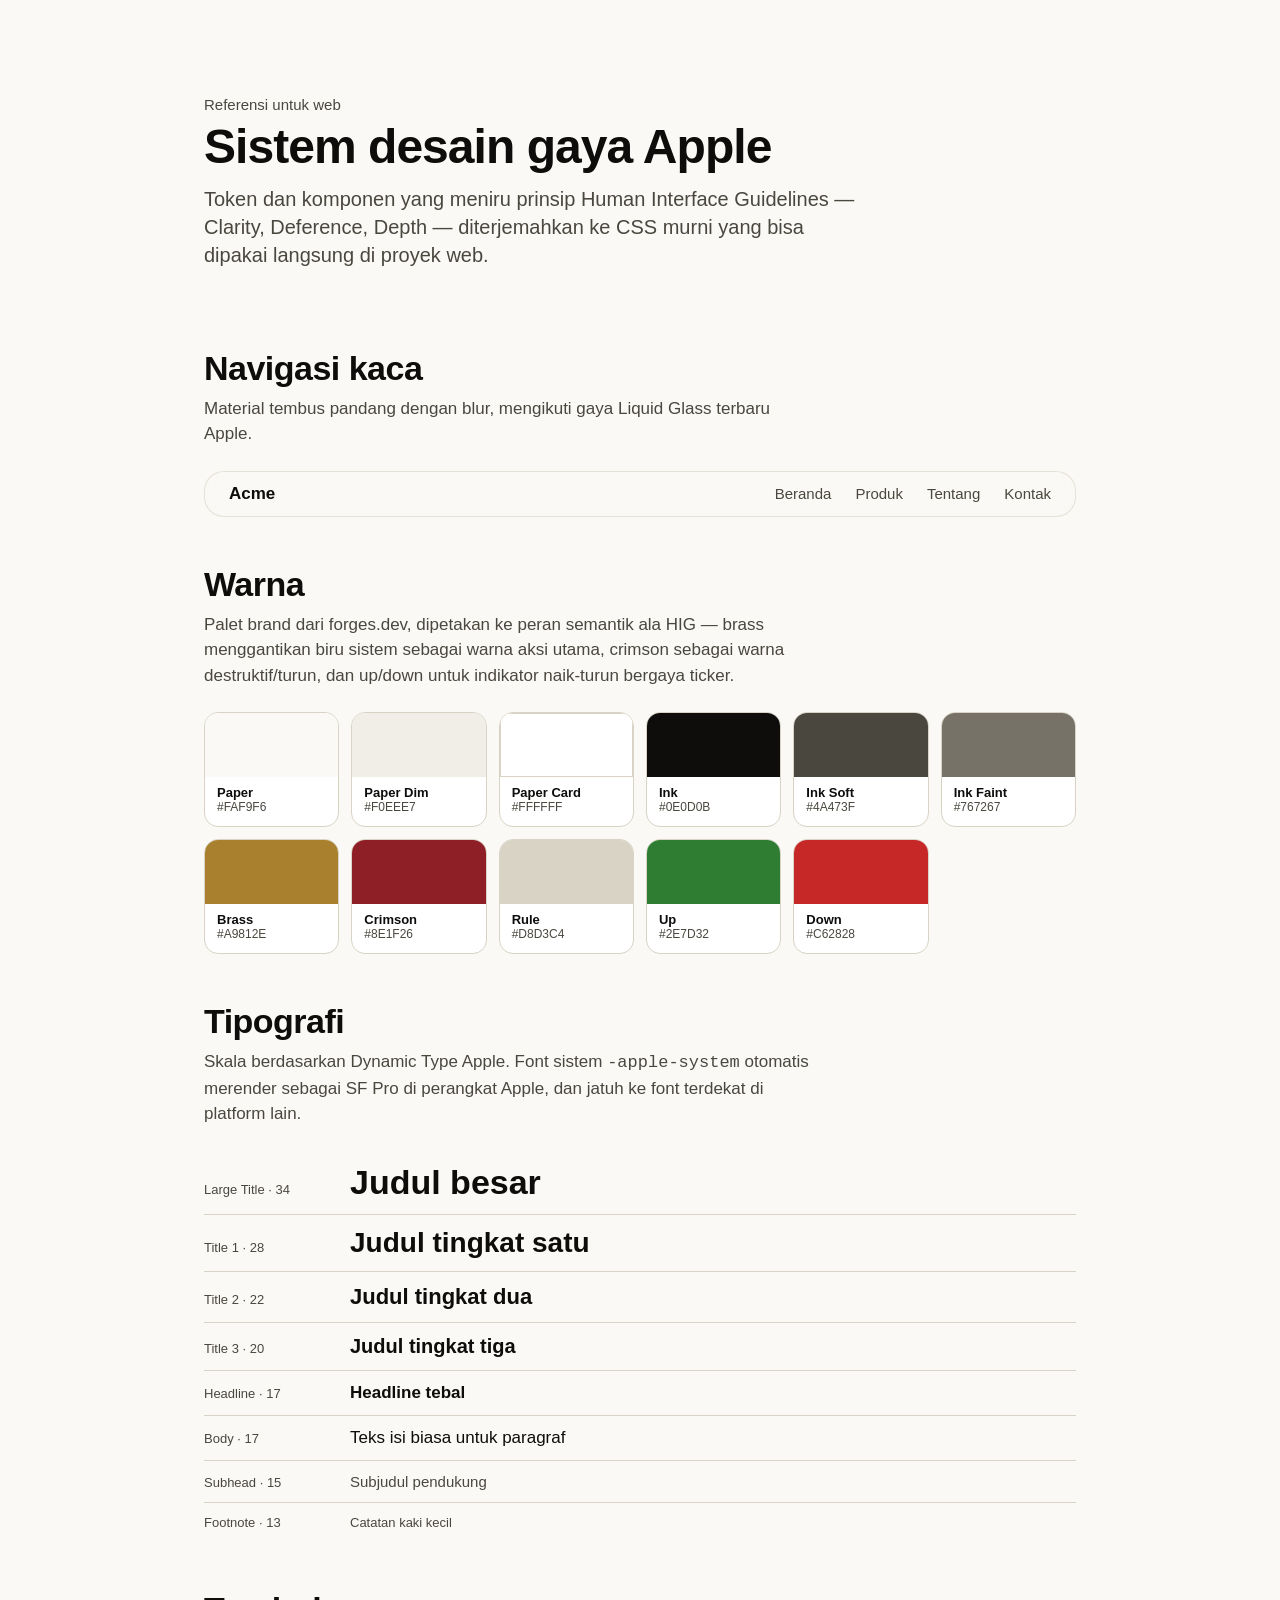
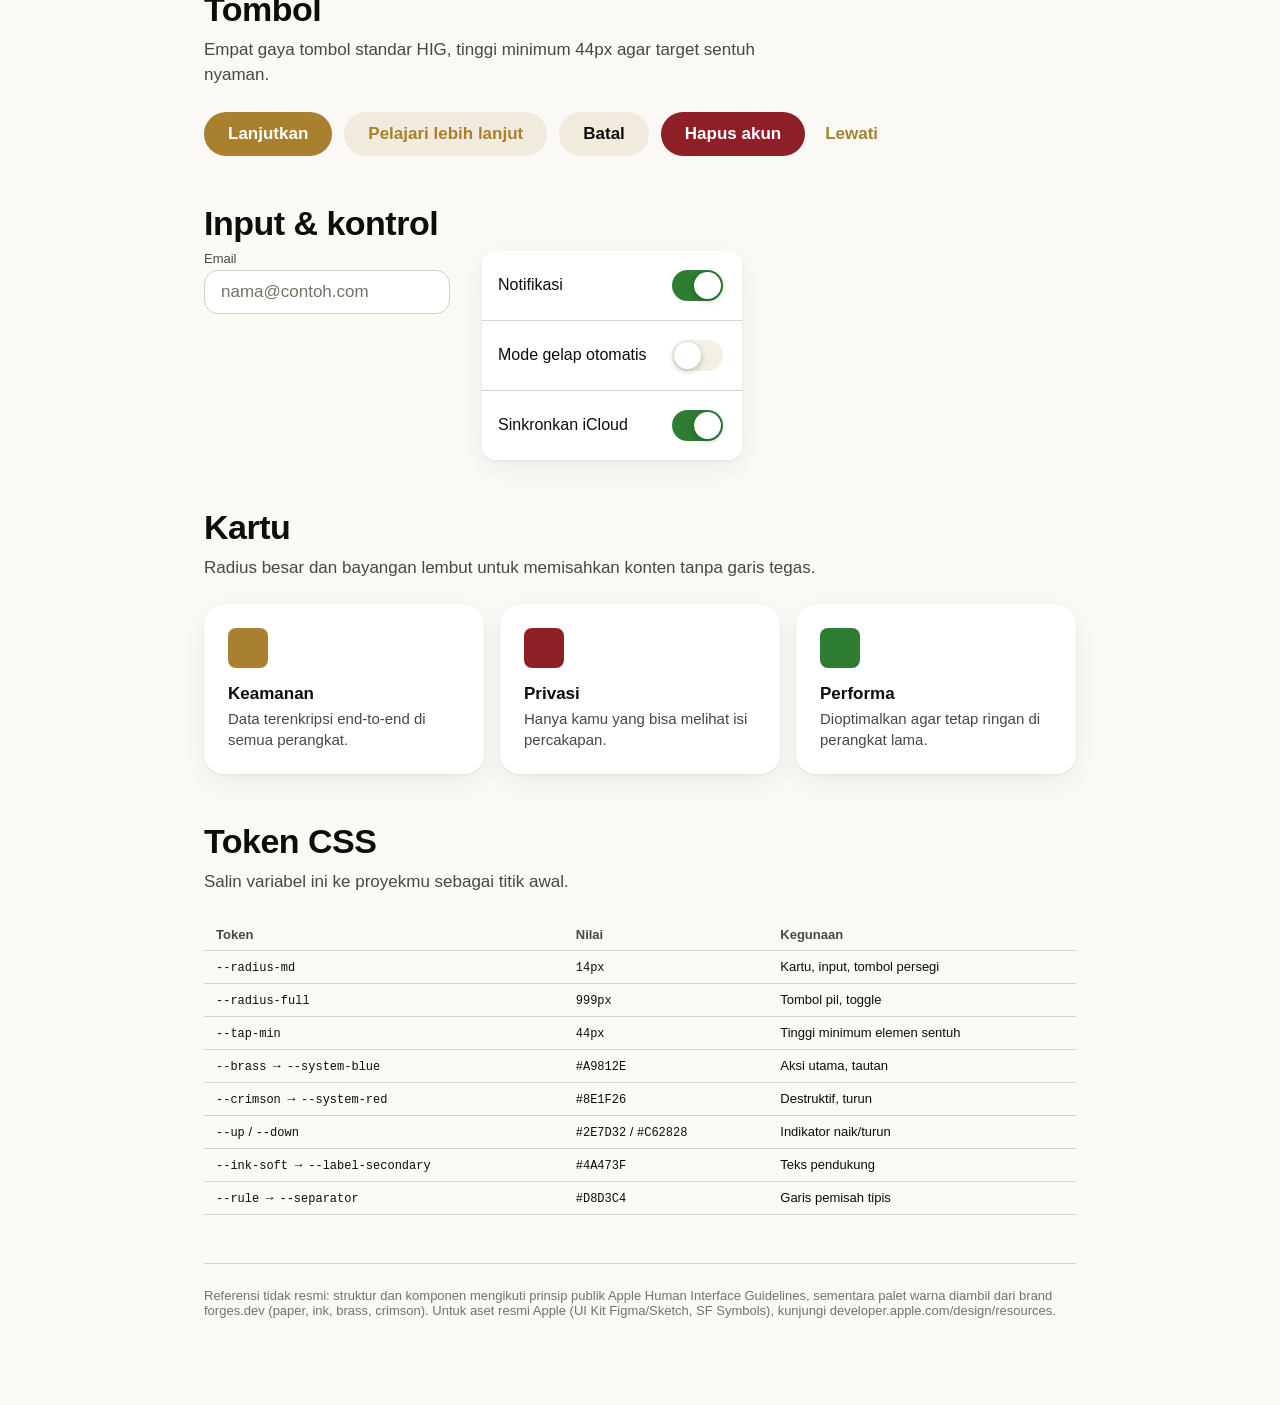
<file: apple-design-system.html>
<!DOCTYPE html>
<html lang="id">
<head>
<meta charset="UTF-8">
<meta name="viewport" content="width=device-width, initial-scale=1.0">
<title>Apple-style Design System — Web</title>
<style>
  :root {
    color-scheme: light dark;

    /* ---------- Typography ---------- */
    --font-system: -apple-system, "SF Pro Text", "SF Pro Display", "Inter", "Segoe UI", "Helvetica Neue", Arial, sans-serif;

    --text-largetitle: 34px;
    --text-title1: 28px;
    --text-title2: 22px;
    --text-title3: 20px;
    --text-headline: 17px;
    --text-body: 17px;
    --text-callout: 16px;
    --text-subhead: 15px;
    --text-footnote: 13px;
    --text-caption: 12px;

    /* ---------- Spacing / radius ---------- */
    --space-1: 4px;
    --space-2: 8px;
    --space-3: 12px;
    --space-4: 16px;
    --space-5: 24px;
    --space-6: 32px;
    --space-7: 48px;

    --radius-sm: 8px;
    --radius-md: 14px;
    --radius-lg: 20px;
    --radius-full: 999px;

    --tap-min: 44px;

    /* ---------- Brand palette (from forges.dev) ---------- */
    --paper: #faf9f6;
    --paper-dim: #f0eee7;
    --paper-card: #ffffff;
    --ink: #0e0d0b;
    --ink-soft: #4a473f;
    --ink-faint: #767267;
    --brass: #a9812e;
    --brass-soft: #a9812e1f;
    --crimson: #8e1f26;
    --crimson-soft: #8e1f2614;
    --rule: #d8d3c4;
    --rule-strong: #0e0d0b;
    --up: #2e7d32;
    --up-dark: #6fbf73;
    --down: #c62828;
    --down-dark: #e08a8a;

    /* ---------- Light palette (semantic, mapped to brand) ---------- */
    --label: var(--ink);
    --label-secondary: var(--ink-soft);
    --label-tertiary: var(--ink-faint);
    --bg-primary: var(--paper-card);
    --bg-secondary: var(--paper-dim);
    --bg-grouped: var(--paper);
    --separator: var(--rule);
    --fill: var(--brass-soft);

    --system-blue: var(--brass);
    --system-green: var(--up);
    --system-red: var(--crimson);
    --system-orange: #ff9500;
    --system-yellow: #ffcc00;
    --system-purple: #af52de;
    --system-pink: var(--crimson);
    --system-indigo: #5856d6;
    --system-teal: #30b0c7;

    --glass-bg: rgba(250,249,246,0.6);
    --glass-border: rgba(216,211,196,0.6);
    --shadow-card: 0 1px 3px rgba(14,13,11,0.06), 0 8px 24px rgba(14,13,11,0.06);
  }

  @media (prefers-color-scheme: dark) {
    :root {
      --label: var(--paper);
      --label-secondary: #c9c4b5;
      --label-tertiary: #8f8a7c;
      --bg-primary: #171512;
      --bg-secondary: #1f1c17;
      --bg-grouped: var(--ink);
      --separator: #3a352c;
      --fill: rgba(169,129,46,0.18);

      --system-blue: #c9a24a;
      --system-green: var(--up-dark);
      --system-red: var(--down-dark);
      --system-pink: var(--down-dark);

      --glass-bg: rgba(23,21,18,0.6);
      --glass-border: rgba(169,129,46,0.25);
      --shadow-card: 0 1px 3px rgba(0,0,0,0.5), 0 8px 24px rgba(0,0,0,0.4);
    }
  }

  * { box-sizing: border-box; }

  html, body {
    margin: 0;
    padding: 0;
    background: var(--bg-grouped);
    color: var(--label);
    font-family: var(--font-system);
    -webkit-font-smoothing: antialiased;
  }

  a { color: var(--system-blue); text-decoration: none; }
  a:focus-visible, button:focus-visible, input:focus-visible, .toggle:focus-visible {
    outline: 2px solid var(--system-blue);
    outline-offset: 2px;
  }

  .wrap {
    max-width: 920px;
    margin: 0 auto;
    padding: var(--space-7) var(--space-5) 96px;
  }

  header.hero {
    padding: var(--space-7) 0 var(--space-6);
  }
  header.hero .eyebrow {
    font-size: var(--text-subhead);
    color: var(--label-secondary);
    margin-bottom: var(--space-2);
  }
  header.hero h1 {
    font-size: 48px;
    line-height: 1.08;
    letter-spacing: -0.02em;
    font-weight: 700;
    margin: 0 0 var(--space-3);
  }
  header.hero p {
    font-size: var(--text-title3);
    color: var(--label-secondary);
    max-width: 60ch;
    line-height: 1.4;
    margin: 0;
    font-weight: 400;
  }

  section { margin-top: var(--space-7); }
  section h2 {
    font-size: var(--text-largetitle);
    font-weight: 700;
    letter-spacing: -0.015em;
    margin: 0 0 var(--space-2);
  }
  section > p.desc {
    font-size: var(--text-body);
    color: var(--label-secondary);
    max-width: 65ch;
    margin: 0 0 var(--space-5);
    line-height: 1.5;
  }

  /* ---------- Color swatches ---------- */
  .swatch-grid {
    display: grid;
    grid-template-columns: repeat(auto-fill, minmax(120px, 1fr));
    gap: var(--space-3);
  }
  .swatch {
    border-radius: var(--radius-md);
    overflow: hidden;
    border: 1px solid var(--separator);
    background: var(--bg-primary);
  }
  .swatch .chip { height: 64px; }
  .swatch .info { padding: var(--space-2) var(--space-3) var(--space-3); }
  .swatch .name { font-size: var(--text-footnote); font-weight: 600; }
  .swatch .hex { font-size: var(--text-caption); color: var(--label-secondary); }

  /* ---------- Type scale ---------- */
  .type-row {
    display: flex;
    align-items: baseline;
    gap: var(--space-4);
    padding: var(--space-3) 0;
    border-bottom: 1px solid var(--separator);
  }
  .type-row:last-child { border-bottom: none; }
  .type-row .label {
    width: 130px;
    flex-shrink: 0;
    font-size: var(--text-footnote);
    color: var(--label-secondary);
  }
  .type-row .sample { font-weight: 600; }

  /* ---------- Cards ---------- */
  .card-grid {
    display: grid;
    grid-template-columns: repeat(auto-fit, minmax(220px, 1fr));
    gap: var(--space-4);
  }
  .card {
    background: var(--bg-primary);
    border-radius: var(--radius-lg);
    padding: var(--space-5);
    box-shadow: var(--shadow-card);
  }
  .card .icon {
    width: 40px; height: 40px;
    border-radius: var(--radius-sm);
    background: var(--system-blue);
    margin-bottom: var(--space-4);
  }
  .card h3 { font-size: var(--text-headline); margin: 0 0 var(--space-1); }
  .card p { font-size: var(--text-subhead); color: var(--label-secondary); margin: 0; line-height: 1.4; }

  /* ---------- Buttons ---------- */
  .row { display: flex; flex-wrap: wrap; gap: var(--space-3); align-items: center; }

  .btn {
    display: inline-flex;
    align-items: center;
    justify-content: center;
    min-height: var(--tap-min);
    padding: 0 var(--space-5);
    border-radius: var(--radius-full);
    font-size: var(--text-headline);
    font-weight: 600;
    border: none;
    cursor: pointer;
    transition: transform 0.15s ease, opacity 0.15s ease;
  }
  .btn:active { transform: scale(0.97); }
  .btn-filled { background: var(--system-blue); color: #fff; }
  .btn-filled:hover { opacity: 0.9; }
  .btn-tinted { background: var(--brass-soft); color: var(--system-blue); }
  .btn-tinted:hover { background: #a9812e33; }
  .btn-plain { background: transparent; color: var(--system-blue); padding: 0 var(--space-2); }
  .btn-gray { background: var(--fill); color: var(--label); }
  .btn-destructive { background: var(--system-red); color: #fff; }

  /* ---------- Inputs ---------- */
  .field {
    display: flex;
    flex-direction: column;
    gap: var(--space-1);
    max-width: 340px;
  }
  .field label { font-size: var(--text-footnote); color: var(--label-secondary); }
  .field input {
    height: var(--tap-min);
    border-radius: var(--radius-md);
    border: 1px solid var(--separator);
    background: var(--bg-primary);
    padding: 0 var(--space-4);
    font-size: var(--text-body);
    color: var(--label);
    font-family: inherit;
  }
  .field input::placeholder { color: var(--label-tertiary); }

  /* ---------- Toggle ---------- */
  .toggle {
    -webkit-appearance: none;
    appearance: none;
    width: 51px;
    height: 31px;
    border-radius: var(--radius-full);
    background: var(--fill);
    position: relative;
    cursor: pointer;
    transition: background 0.2s ease;
    border: none;
    flex-shrink: 0;
  }
  .toggle::after {
    content: "";
    position: absolute;
    top: 2px; left: 2px;
    width: 27px; height: 27px;
    border-radius: 50%;
    background: #fff;
    box-shadow: 0 2px 6px rgba(0,0,0,0.25);
    transition: transform 0.2s ease;
  }
  .toggle:checked { background: var(--system-green); }
  .toggle:checked::after { transform: translateX(20px); }

  .list-row {
    display: flex;
    align-items: center;
    justify-content: space-between;
    padding: var(--space-4);
    background: var(--bg-primary);
  }
  .list-row + .list-row { border-top: 1px solid var(--separator); }
  .list-group {
    border-radius: var(--radius-md);
    overflow: hidden;
    box-shadow: var(--shadow-card);
    max-width: 400px;
  }

  /* ---------- Glass nav ---------- */
  .glass-bar {
    display: flex;
    align-items: center;
    justify-content: space-between;
    padding: var(--space-3) var(--space-5);
    border-radius: var(--radius-lg);
    background: var(--glass-bg);
    border: 1px solid var(--glass-border);
    backdrop-filter: blur(20px) saturate(180%);
    -webkit-backdrop-filter: blur(20px) saturate(180%);
  }
  .glass-bar .brand { font-weight: 700; font-size: var(--text-headline); }
  .glass-bar nav { display: flex; gap: var(--space-5); font-size: var(--text-subhead); color: var(--label-secondary); }

  /* ---------- Token table ---------- */
  table.tokens {
    width: 100%;
    border-collapse: collapse;
    font-size: var(--text-footnote);
  }
  table.tokens th, table.tokens td {
    text-align: left;
    padding: var(--space-2) var(--space-3);
    border-bottom: 1px solid var(--separator);
  }
  table.tokens th { color: var(--label-secondary); font-weight: 600; }
  table.tokens td code { font-family: "SF Mono", Menlo, monospace; font-size: 12px; }

  footer {
    margin-top: var(--space-7);
    padding-top: var(--space-5);
    border-top: 1px solid var(--separator);
    font-size: var(--text-footnote);
    color: var(--label-tertiary);
  }

  @media (max-width: 600px) {
    header.hero h1 { font-size: 34px; }
    .type-row { flex-direction: column; gap: var(--space-1); }
    .type-row .label { width: auto; }
  }
</style>
</head>
<body>
<div class="wrap">

  <header class="hero">
    <div class="eyebrow">Referensi untuk web</div>
    <h1>Sistem desain gaya Apple</h1>
    <p>Token dan komponen yang meniru prinsip Human Interface Guidelines — Clarity, Deference, Depth — diterjemahkan ke CSS murni yang bisa dipakai langsung di proyek web.</p>
  </header>

  <section>
    <h2>Navigasi kaca</h2>
    <p class="desc">Material tembus pandang dengan blur, mengikuti gaya Liquid Glass terbaru Apple.</p>
    <div class="glass-bar">
      <div class="brand">Acme</div>
      <nav>
        <span>Beranda</span>
        <span>Produk</span>
        <span>Tentang</span>
        <span>Kontak</span>
      </nav>
    </div>
  </section>

  <section>
    <h2>Warna</h2>
    <p class="desc">Palet brand dari forges.dev, dipetakan ke peran semantik ala HIG — brass menggantikan biru sistem sebagai warna aksi utama, crimson sebagai warna destruktif/turun, dan up/down untuk indikator naik-turun bergaya ticker.</p>
    <div class="swatch-grid">
      <div class="swatch"><div class="chip" style="background:var(--paper)"></div><div class="info"><div class="name">Paper</div><div class="hex">#FAF9F6</div></div></div>
      <div class="swatch"><div class="chip" style="background:var(--paper-dim)"></div><div class="info"><div class="name">Paper Dim</div><div class="hex">#F0EEE7</div></div></div>
      <div class="swatch"><div class="chip" style="background:var(--paper-card); border:1px solid var(--rule)"></div><div class="info"><div class="name">Paper Card</div><div class="hex">#FFFFFF</div></div></div>
      <div class="swatch"><div class="chip" style="background:var(--ink)"></div><div class="info"><div class="name">Ink</div><div class="hex">#0E0D0B</div></div></div>
      <div class="swatch"><div class="chip" style="background:var(--ink-soft)"></div><div class="info"><div class="name">Ink Soft</div><div class="hex">#4A473F</div></div></div>
      <div class="swatch"><div class="chip" style="background:var(--ink-faint)"></div><div class="info"><div class="name">Ink Faint</div><div class="hex">#767267</div></div></div>
      <div class="swatch"><div class="chip" style="background:var(--brass)"></div><div class="info"><div class="name">Brass</div><div class="hex">#A9812E</div></div></div>
      <div class="swatch"><div class="chip" style="background:var(--crimson)"></div><div class="info"><div class="name">Crimson</div><div class="hex">#8E1F26</div></div></div>
      <div class="swatch"><div class="chip" style="background:var(--rule)"></div><div class="info"><div class="name">Rule</div><div class="hex">#D8D3C4</div></div></div>
      <div class="swatch"><div class="chip" style="background:var(--up)"></div><div class="info"><div class="name">Up</div><div class="hex">#2E7D32</div></div></div>
      <div class="swatch"><div class="chip" style="background:var(--down)"></div><div class="info"><div class="name">Down</div><div class="hex">#C62828</div></div></div>
    </div>
  </section>

  <section>
    <h2>Tipografi</h2>
    <p class="desc">Skala berdasarkan Dynamic Type Apple. Font sistem <code>-apple-system</code> otomatis merender sebagai SF Pro di perangkat Apple, dan jatuh ke font terdekat di platform lain.</p>
    <div>
      <div class="type-row"><div class="label">Large Title · 34</div><div class="sample" style="font-size:var(--text-largetitle)">Judul besar</div></div>
      <div class="type-row"><div class="label">Title 1 · 28</div><div class="sample" style="font-size:var(--text-title1)">Judul tingkat satu</div></div>
      <div class="type-row"><div class="label">Title 2 · 22</div><div class="sample" style="font-size:var(--text-title2)">Judul tingkat dua</div></div>
      <div class="type-row"><div class="label">Title 3 · 20</div><div class="sample" style="font-size:var(--text-title3)">Judul tingkat tiga</div></div>
      <div class="type-row"><div class="label">Headline · 17</div><div class="sample" style="font-size:var(--text-headline)">Headline tebal</div></div>
      <div class="type-row"><div class="label">Body · 17</div><div class="sample" style="font-size:var(--text-body); font-weight:400">Teks isi biasa untuk paragraf</div></div>
      <div class="type-row"><div class="label">Subhead · 15</div><div class="sample" style="font-size:var(--text-subhead); font-weight:400; color:var(--label-secondary)">Subjudul pendukung</div></div>
      <div class="type-row"><div class="label">Footnote · 13</div><div class="sample" style="font-size:var(--text-footnote); font-weight:400; color:var(--label-secondary)">Catatan kaki kecil</div></div>
    </div>
  </section>

  <section>
    <h2>Tombol</h2>
    <p class="desc">Empat gaya tombol standar HIG, tinggi minimum 44px agar target sentuh nyaman.</p>
    <div class="row">
      <button class="btn btn-filled">Lanjutkan</button>
      <button class="btn btn-tinted">Pelajari lebih lanjut</button>
      <button class="btn btn-gray">Batal</button>
      <button class="btn btn-destructive">Hapus akun</button>
      <button class="btn btn-plain">Lewati</button>
    </div>
  </section>

  <section>
    <h2>Input & kontrol</h2>
    <div class="row" style="align-items:flex-start; gap: var(--space-6)">
      <div class="field">
        <label for="email">Email</label>
        <input id="email" type="email" placeholder="nama@contoh.com">
      </div>
      <div class="list-group" style="min-width:260px">
        <div class="list-row"><span>Notifikasi</span><input type="checkbox" class="toggle" checked></div>
        <div class="list-row"><span>Mode gelap otomatis</span><input type="checkbox" class="toggle"></div>
        <div class="list-row"><span>Sinkronkan iCloud</span><input type="checkbox" class="toggle" checked></div>
      </div>
    </div>
  </section>

  <section>
    <h2>Kartu</h2>
    <p class="desc">Radius besar dan bayangan lembut untuk memisahkan konten tanpa garis tegas.</p>
    <div class="card-grid">
      <div class="card"><div class="icon"></div><h3>Keamanan</h3><p>Data terenkripsi end-to-end di semua perangkat.</p></div>
      <div class="card"><div class="icon" style="background:var(--crimson)"></div><h3>Privasi</h3><p>Hanya kamu yang bisa melihat isi percakapan.</p></div>
      <div class="card"><div class="icon" style="background:var(--system-green)"></div><h3>Performa</h3><p>Dioptimalkan agar tetap ringan di perangkat lama.</p></div>
    </div>
  </section>

  <section>
    <h2>Token CSS</h2>
    <p class="desc">Salin variabel ini ke proyekmu sebagai titik awal.</p>
    <table class="tokens">
      <thead><tr><th>Token</th><th>Nilai</th><th>Kegunaan</th></tr></thead>
      <tbody>
        <tr><td><code>--radius-md</code></td><td><code>14px</code></td><td>Kartu, input, tombol persegi</td></tr>
        <tr><td><code>--radius-full</code></td><td><code>999px</code></td><td>Tombol pil, toggle</td></tr>
        <tr><td><code>--tap-min</code></td><td><code>44px</code></td><td>Tinggi minimum elemen sentuh</td></tr>
        <tr><td><code>--brass</code> → <code>--system-blue</code></td><td><code>#A9812E</code></td><td>Aksi utama, tautan</td></tr>
        <tr><td><code>--crimson</code> → <code>--system-red</code></td><td><code>#8E1F26</code></td><td>Destruktif, turun</td></tr>
        <tr><td><code>--up</code> / <code>--down</code></td><td><code>#2E7D32</code> / <code>#C62828</code></td><td>Indikator naik/turun</td></tr>
        <tr><td><code>--ink-soft</code> → <code>--label-secondary</code></td><td><code>#4A473F</code></td><td>Teks pendukung</td></tr>
        <tr><td><code>--rule</code> → <code>--separator</code></td><td><code>#D8D3C4</code></td><td>Garis pemisah tipis</td></tr>
      </tbody>
    </table>
  </section>

  <footer>
    Referensi tidak resmi: struktur dan komponen mengikuti prinsip publik Apple Human Interface Guidelines, sementara palet warna diambil dari brand forges.dev (paper, ink, brass, crimson). Untuk aset resmi Apple (UI Kit Figma/Sketch, SF Symbols), kunjungi developer.apple.com/design/resources.
  </footer>

</div>
</body>
</html>
</file>
